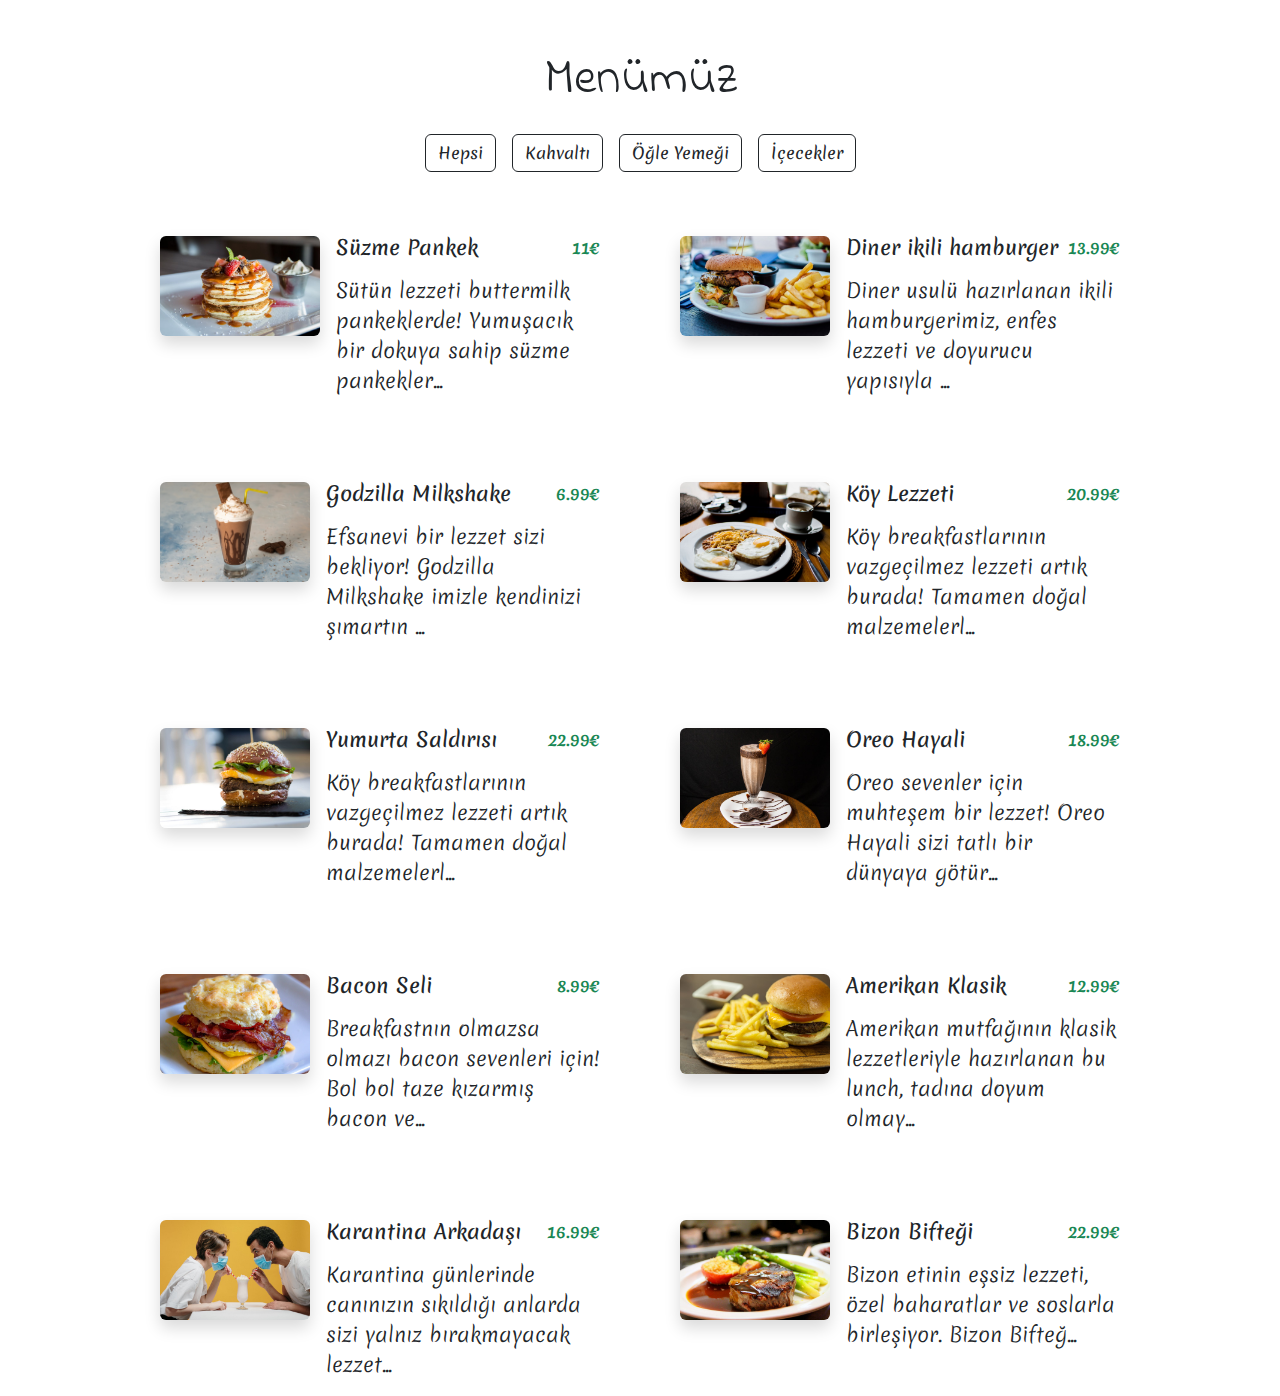
<file: index.html>
<!DOCTYPE html>
<html lang="en">

<head>
    <meta charset="UTF-8">
    <meta name="viewport" content="width=device-width, initial-scale=1.0">
    <title>Document</title>
    <link rel="stylesheet" href="style.css">
    <link rel="stylesheet" href="https://cdnjs.cloudflare.com/ajax/libs/bootstrap/5.3.2/css/bootstrap.min.css" />
</head>

<body>
    <!-- Başlık -->
    <h1 class="heading">Menümüz</h1>
    <!-- Butonlar -->
    <div id="buttons" class="d-flex justify-content-center gap-3 my-4">
        <!-- <button class="btn btn-outline-dark">Hepsi</button> -->
    </div>
    <!-- Menü Listesi -->
    <div id="menu-list">
        <!-- Kart -->
        <!-- <a id="card" href="#" class="d-flex flex-column flex-md-row text-decoration-none text-dark gap-3">
            <img class="rounded shadow img-fluid" src="/img/item-1.jpeg" />
            <div>
                <div class="d-flex justify-content-between">
                    <h5>Süzme Pankek</h5>
                    <p class="text-success fw-bold">250₺</p>
                </div>
                <p class="lead">
                    Sütün lezzeti buttermilk pankeklerde! Yumuşacık bir dokuya
                    sahip süzme pankeklerimizle gününüze tat katın.
                </p>
            </div>
        </a> -->
        <!-- Kart -->
    </div>
    <script src="main.js" type="module"></script>
</body>
</html>
</file>
<file: style.css>
@import url('https://fonts.googleapis.com/css2?family=Indie+Flower&family=Poppins:wght@100;200;300;400;500;600;700;800;900&display=swap');
@import url('https://fonts.googleapis.com/css2?family=Merienda:wght@300;400;500;600;700;800;900&display=swap');
body{
    /* font-family: 'poppins'; */
/* font-family: 'indie flower'!important; */
font-family: 'Merienda'!important;
}
.heading{
font-family: 'indie flower';
text-align: center;
margin-top: 50px;
font-size: 50px;
}
#menu-list{
    display: grid;
    grid-template-columns: repeat(auto-fit, minmax(400px, 1fr));
    justify-content: center;
    padding: 40px 160px 0;
    column-gap: 80px;
    row-gap: 70px;
}
#card img{
    width: 160px;
    height: 100px;
}
@media(max-width:760px){
    #card{
        max-width: 400px;
    }
    #card img{
        width: 100%;
        height: 240px;
        object-fit: cover;
    }
}
</file>
